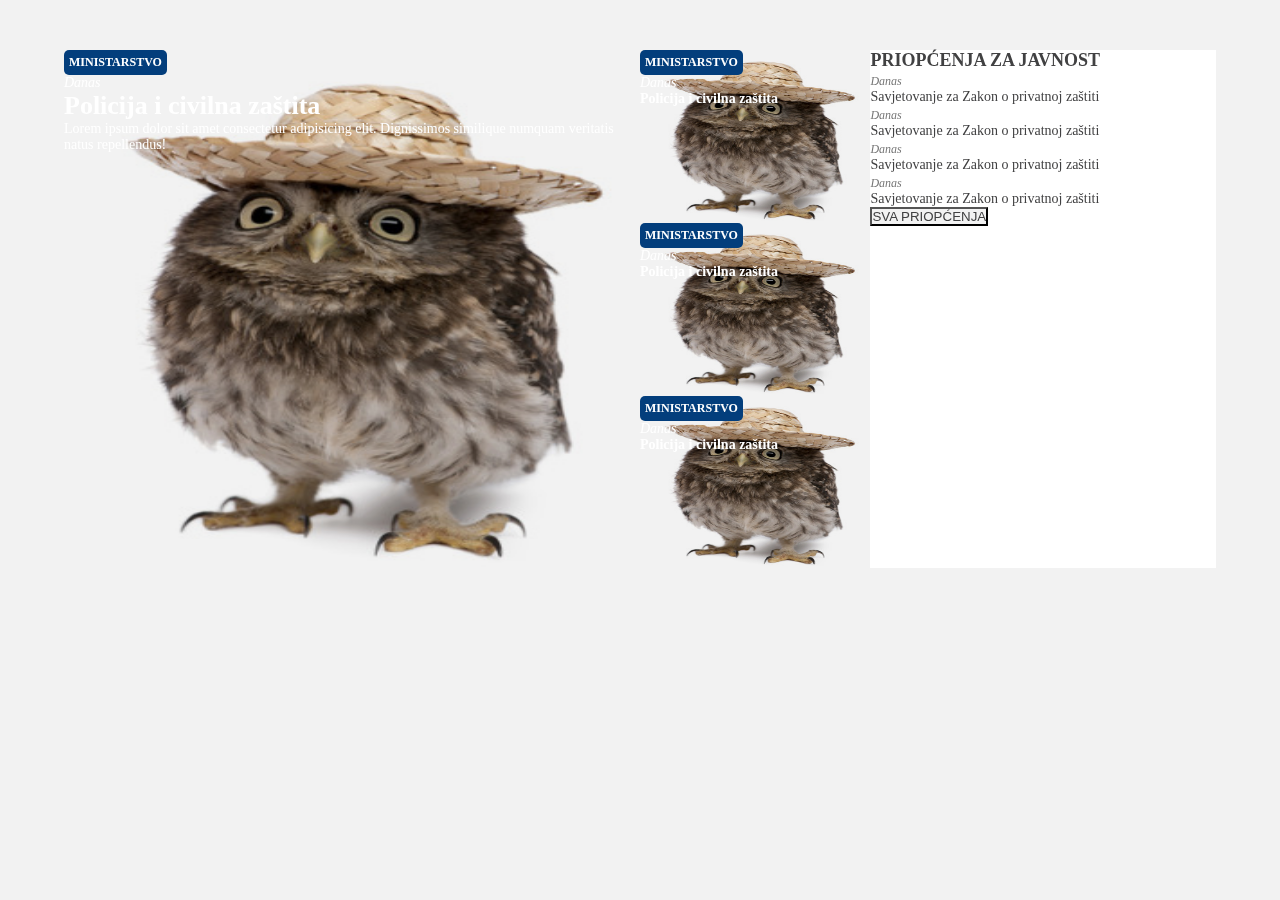
<file: index.html>
<!DOCTYPE html>
<html lang="en">
    <head>
        <meta charset="UTF-8" />
        <meta name="viewport" content="width=device-width, initial-scale=1.0" />
        <meta http-equiv="X-UA-Compatible" content="ie=edge" />
        <link rel="stylesheet" href="style.css">
        <title>MUP</title>
    </head>
    <body>
        <main>
        <section class="panel__wrapper">
            <article class="article__card--big">

                <img src="assets/wat.jpg" alt="" class="article__img" />

                <div class="article__text">
                    <span class="article__tag">MINISTARSTVO</span>
                    <i class="article__date">
                        Danas
                    </i>
                    <h1 class="article__title">
                        Policija i civilna zaštita
                    </h1>
                    <p class="article__description">
                        Lorem ipsum dolor sit amet consectetur adipisicing elit. Dignissimos
                        similique numquam veritatis natus repellendus!
                    </p>
                </div> 
            </article>

            <section class="article__card__wrapper">
                <article class="article__card">

                    <img src="assets/wat.jpg" alt="" class="article__img"/>

                    <div class="article__text">
                        <span class="article__tag">MINISTARSTVO</span>
                        <i class="article__date">
                            Danas
                        </i>
                        <h3 class="article__title">
                            Policija i civilna zaštita
                        </h3>
                    </div>
                </article>
                <article class="article__card">
                    
                    <img src="assets/wat.jpg" alt="" class="article__img" />
                    
                    <div class="article__text">
                        <span class="article__tag">MINISTARSTVO</span>
                        <i class="article__date">
                            Danas
                        </i>
                        <h3 class="article__title">
                            Policija i civilna zaštita
                        </h3>
                    </div>
                </article>
                <article class="article__card">
                    
                    <img src="assets/wat.jpg" alt="" class="article__img" />
                    
                    <div class="article__text">
                        <span class="article__tag">MINISTARSTVO</span>
                        <i class="article__date">
                            Danas
                        </i>
                        <h3 class="article__title">
                            Policija i civilna zaštita
                        </h3>
                    </div>
                </article>
            </section>

            <section class="press__wrapper">
                <h2 class="press__title">PRIOPĆENJA ZA JAVNOST</h2>
                <article class="press__card">
                    <i class="press__date">
                        Danas
                    </i>
                    <p class="press__item__title">
                        Savjetovanje za Zakon o privatnoj zaštiti
                    </p>
                </article>
                <article class="press__card">
                    <i class="press__date">
                        Danas
                    </i>
                    <p class="press__item__title">
                        Savjetovanje za Zakon o privatnoj zaštiti
                    </p>
                </article>
                <article class="press__card">
                    <i class="press__date">
                        Danas
                    </i>
                    <p class="press__item__title">
                        Savjetovanje za Zakon o privatnoj zaštiti
                    </p>
                </article>
                <article class="press__card">
                    <i class="press__date">
                        Danas
                    </i>
                    <p class="press__item__title">
                        Savjetovanje za Zakon o privatnoj zaštiti
                    </p>
                </article>
                <button class="press__load">
                    SVA PRIOPĆENJA
                </button>
            </section>
        </section>
        </main>
    </body>
</html>
</file>
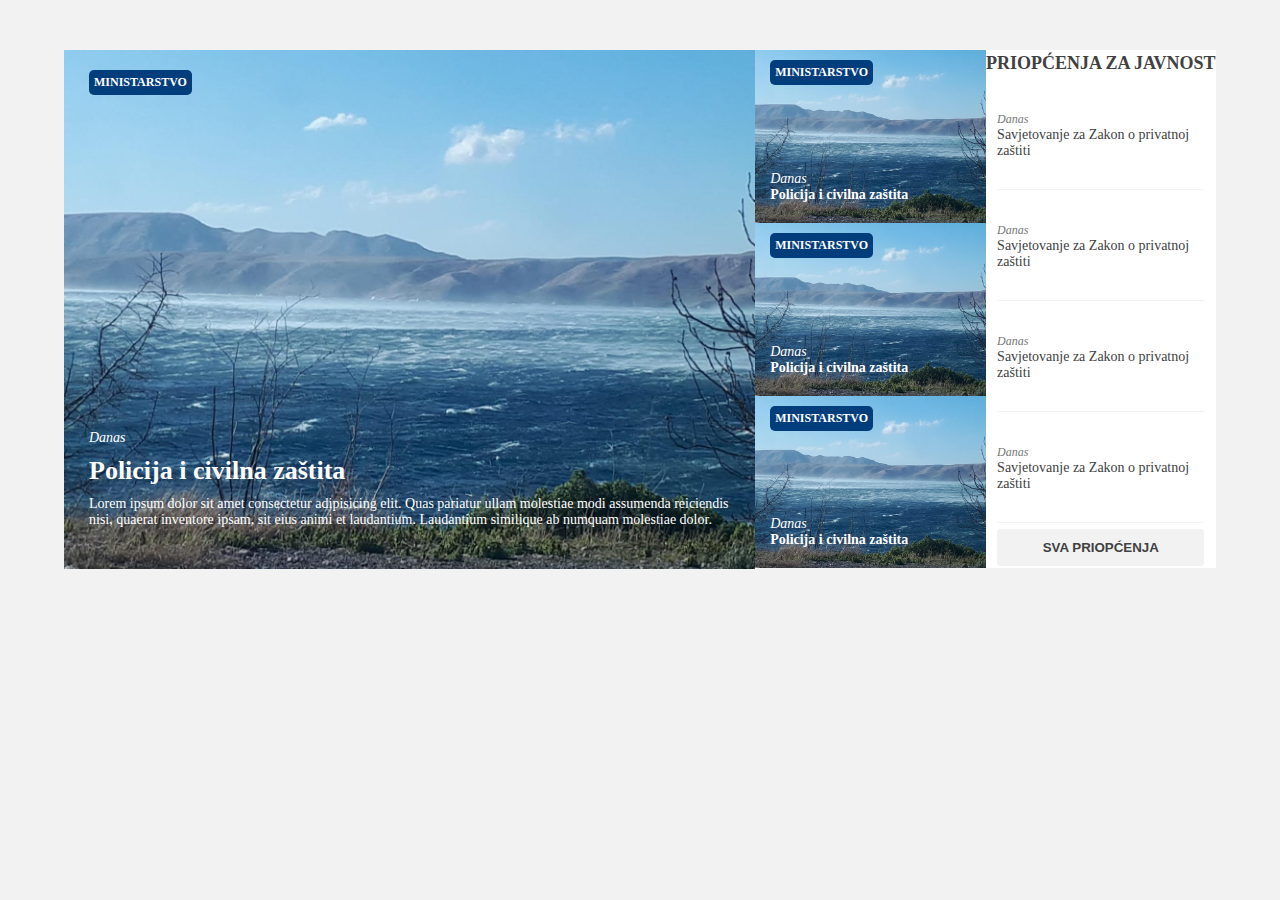
<file: index-flexbox.html>
<!DOCTYPE html>
<html lang="en">
    <head>
        <meta charset="UTF-8" />
        <meta name="viewport" content="width=device-width, initial-scale=1.0" />
        <meta http-equiv="X-UA-Compatible" content="ie=edge" />
        <link rel="stylesheet" href="style-flexbox.css">
        <title>MUP</title>
    </head>
    <body>
        <main>
        <section class="panel__wrapper">
            <article class="article__card--big">

                <img src="assets/mup_tmpimg.jpg" alt="" class="article__img" />

                <div class="article__text article__text--big">
                    <span class="article__tag">MINISTARSTVO</span>

                    <div class="article__text__content">
                        <i class="article__date">
                            Danas
                        </i>
                        <h1 class="article__title">
                            Policija i civilna zaštita
                        </h1>
                        <p class="article__description">
                            Lorem ipsum dolor sit amet consectetur adipisicing elit. Quas pariatur 
                            ullam molestiae modi assumenda reiciendis nisi, quaerat inventore ipsam, 
                            sit eius animi et laudantium. Laudantium similique ab numquam molestiae 
                            dolor.
                        </p>
                    </div>
                </div> 
            </article>

            <section class="article__card__wrapper">
                <article class="article__card">

                    <div class="article__img__wrapper">
                        <img src="assets/mup_tmpimg.jpg" alt="" class="article__img"/>
                    </div>

                    <div class="article__text">
                        <span class="article__tag">MINISTARSTVO</span>
                        <div class="article__text__content">
                            <i class="article__date">
                                Danas
                            </i>
                            <h3 class="article__title">
                                Policija i civilna zaštita
                            </h3>
                        </div>
                    </div>
                </article>
                <article class="article__card">
                    
                    <div class="article__img__wrapper">
                        <img src="assets/mup_tmpimg.jpg" alt="" class="article__img" />
                    </div>

                    <div class="article__text">
                        <span class="article__tag">MINISTARSTVO</span>
                        <div class="article__text__content">
                            <i class="article__date">
                                Danas
                            </i>
                            <h3 class="article__title">
                                Policija i civilna zaštita
                            </h3>
                        </div>
                    </div>
                </article>
                <article class="article__card">
                    
                    <div class="article__img__wrapper">
                        <img src="assets/mup_tmpimg.jpg" alt="" class="article__img" />
                    </div>
                    
                    <div class="article__text">
                        <span class="article__tag">MINISTARSTVO</span>
                        <div class="article__text__content">
                            <i class="article__date">
                                Danas
                            </i>
                            <h3 class="article__title">
                                Policija i civilna zaštita
                            </h3>
                        </div>
                    </div>
                </article>
            </section>

            <section class="press__wrapper">
                <h2 class="press__title">PRIOPĆENJA ZA JAVNOST</h2>
                <ul class="press__content">
                <li class="press__card">
                    <i class="press__date">
                        Danas
                    </i>
                    <p class="press__item__title">
                        Savjetovanje za Zakon o privatnoj zaštiti
                    </p>
                </li>
                <li class="press__card">
                    <i class="press__date">
                        Danas
                    </i>
                    <p class="press__item__title">
                        Savjetovanje za Zakon o privatnoj zaštiti
                    </p>
                </li>
                <li class="press__card">
                    <i class="press__date">
                        Danas
                    </i>
                    <p class="press__item__title">
                        Savjetovanje za Zakon o privatnoj zaštiti
                    </p>
                </li>
                <li class="press__card">
                    <i class="press__date">
                        Danas
                    </i>
                    <p class="press__item__title">
                        Savjetovanje za Zakon o privatnoj zaštiti
                    </p>
                </li>
            </ul>
                <button class="press__load">
                    SVA PRIOPĆENJA
                </button>
            </section>
        </section>
        </main>
    </body>
</html>
</file>
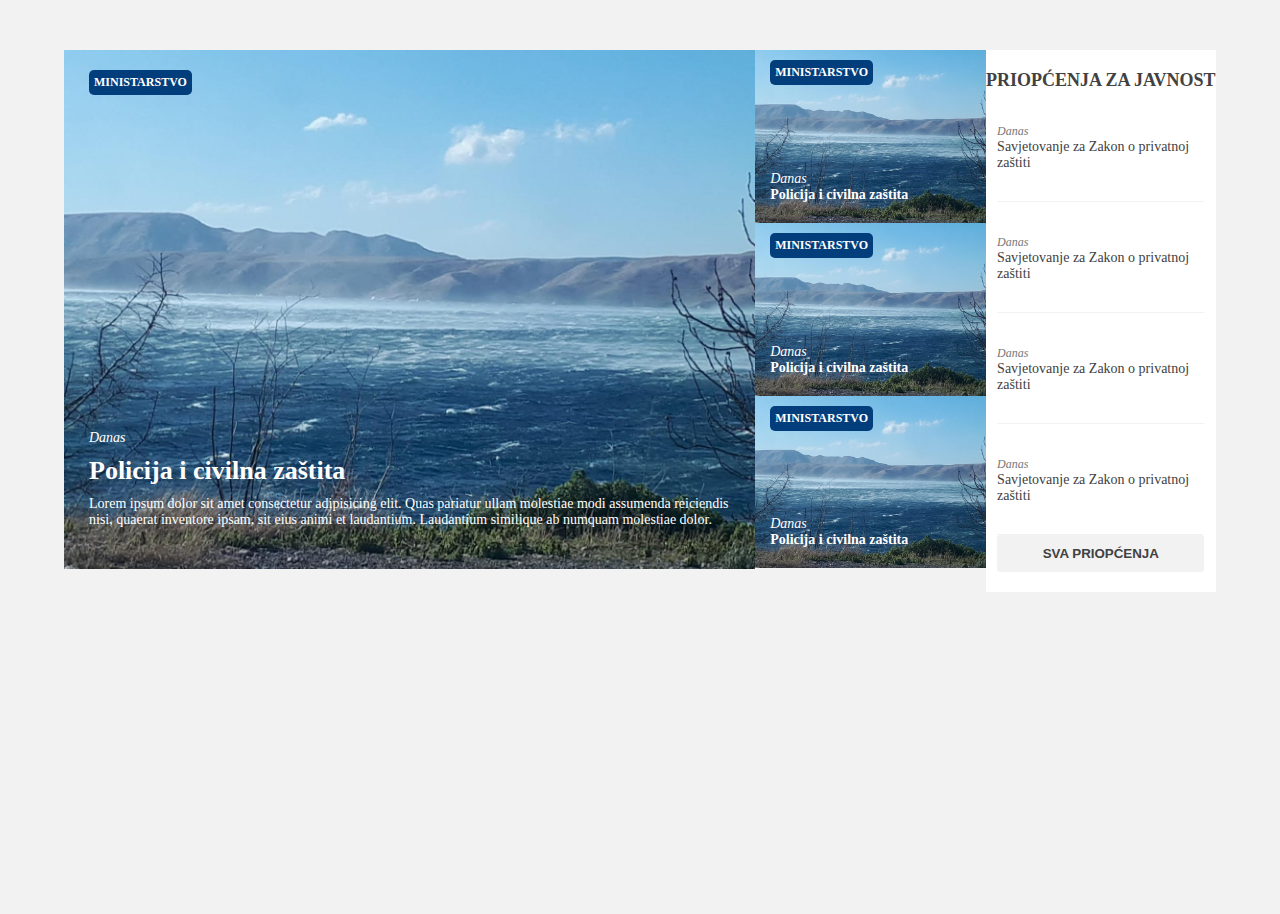
<file: index-float.html>
<!DOCTYPE html>
<html lang="en">
    <head>
        <meta charset="UTF-8" />
        <meta name="viewport" content="width=device-width, initial-scale=1.0" />
        <meta http-equiv="X-UA-Compatible" content="ie=edge" />
        <link rel="stylesheet" href="style-float.css">
        <title>MUP</title>
    </head>
    <body>
        <main>
        <section class="panel__wrapper">
            <article class="article__card--big">

                <img src="assets/mup_tmpimg.jpg" alt="" class="article__img" />

                <div class="article__text article__text--big">
                    <span class="article__tag">MINISTARSTVO</span>

                    <div class="article__text__content">
                        <i class="article__date">
                            Danas
                        </i>
                        <h1 class="article__title">
                            Policija i civilna zaštita
                        </h1>
                        <p class="article__description">
                            Lorem ipsum dolor sit amet consectetur adipisicing elit. Quas pariatur 
                            ullam molestiae modi assumenda reiciendis nisi, quaerat inventore ipsam, 
                            sit eius animi et laudantium. Laudantium similique ab numquam molestiae 
                            dolor.
                        </p>
                    </div>
                </div> 
            </article>

            <section class="article__card__wrapper">
                <article class="article__card">

                    <div class="article__img__wrapper">
                        <img src="assets/mup_tmpimg.jpg" alt="" class="article__img"/>
                    </div>

                    <div class="article__text">
                        <span class="article__tag">MINISTARSTVO</span>
                        <div class="article__text__content">
                            <i class="article__date">
                                Danas
                            </i>
                            <h3 class="article__title">
                                Policija i civilna zaštita
                            </h3>
                        </div>
                    </div>
                </article>
                <article class="article__card">
                    
                    <div class="article__img__wrapper">
                        <img src="assets/mup_tmpimg.jpg" alt="" class="article__img" />
                    </div>

                    <div class="article__text">
                        <span class="article__tag">MINISTARSTVO</span>
                        <div class="article__text__content">
                            <i class="article__date">
                                Danas
                            </i>
                            <h3 class="article__title">
                                Policija i civilna zaštita
                            </h3>
                        </div>
                    </div>
                </article>
                <article class="article__card">
                    
                    <div class="article__img__wrapper">
                        <img src="assets/mup_tmpimg.jpg" alt="" class="article__img" />
                    </div>
                    
                    <div class="article__text">
                        <span class="article__tag">MINISTARSTVO</span>
                        <div class="article__text__content">
                            <i class="article__date">
                                Danas
                            </i>
                            <h3 class="article__title">
                                Policija i civilna zaštita
                            </h3>
                        </div>
                    </div>
                </article>
            </section>

            <section class="press__wrapper">
                <h2 class="press__title">PRIOPĆENJA ZA JAVNOST</h2>
                <ul class="press__content">
                <li class="press__card">
                    <i class="press__date">
                        Danas
                    </i>
                    <p class="press__item__title">
                        Savjetovanje za Zakon o privatnoj zaštiti
                    </p>
                </li>
                <li class="press__card">
                    <i class="press__date">
                        Danas
                    </i>
                    <p class="press__item__title">
                        Savjetovanje za Zakon o privatnoj zaštiti
                    </p>
                </li>
                <li class="press__card">
                    <i class="press__date">
                        Danas
                    </i>
                    <p class="press__item__title">
                        Savjetovanje za Zakon o privatnoj zaštiti
                    </p>
                </li>
                <li class="press__card">
                    <i class="press__date">
                        Danas
                    </i>
                    <p class="press__item__title">
                        Savjetovanje za Zakon o privatnoj zaštiti
                    </p>
                </li>
            </ul>
                <button class="press__load">
                    SVA PRIOPĆENJA
                </button>
            </section>
        </section>
        </main>
    </body>
</html>
</file>
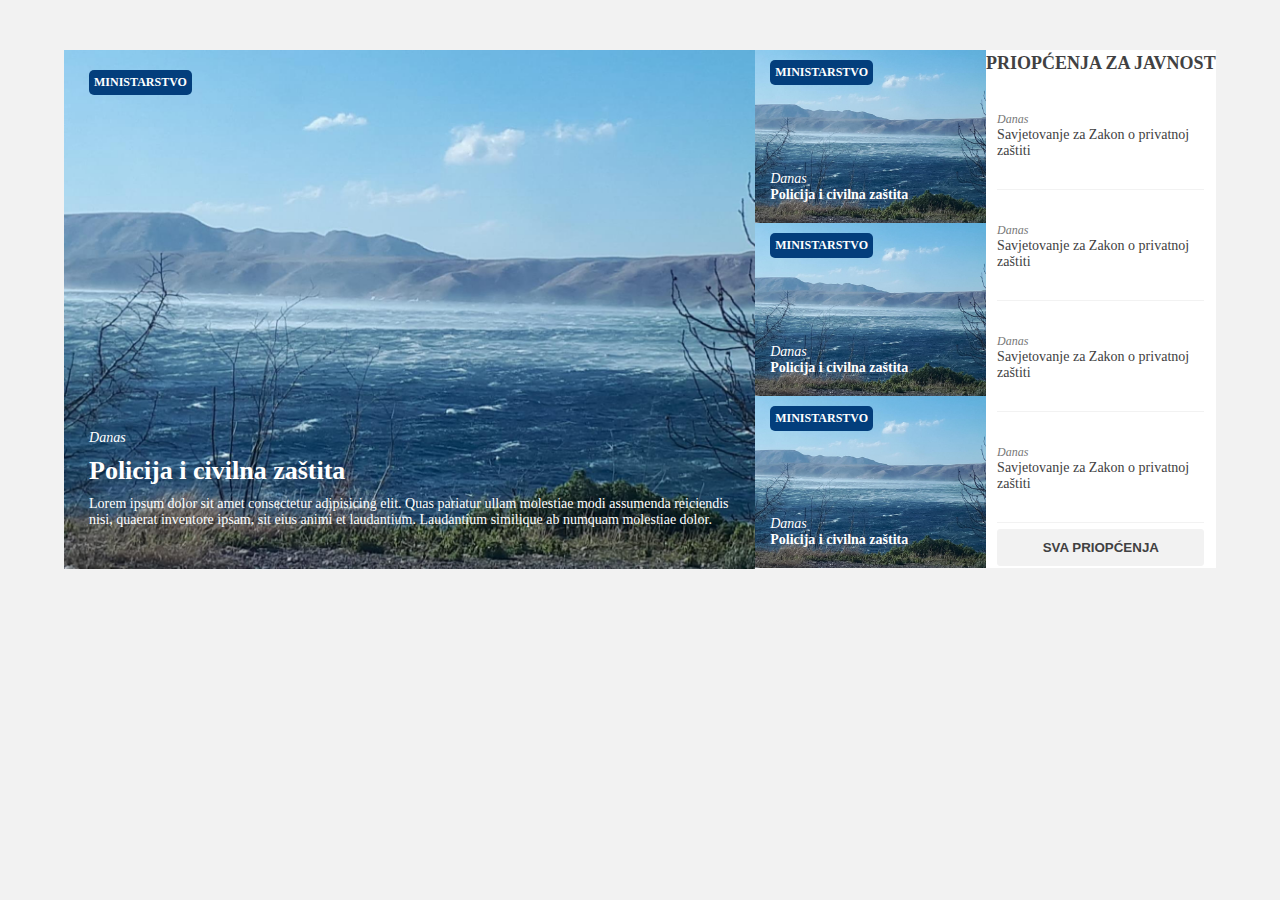
<file: index-grid.html>
<!DOCTYPE html>
<html lang="en">
    <head>
        <meta charset="UTF-8" />
        <meta name="viewport" content="width=device-width, initial-scale=1.0" />
        <meta http-equiv="X-UA-Compatible" content="ie=edge" />
        <link rel="stylesheet" href="style-grid.css">
        <title>MUP</title>
    </head>
    <body>
        <main>
        <section class="panel__wrapper">
            <article class="article__card--big">

                <img src="assets/mup_tmpimg.jpg" alt="" class="article__img" />

                <div class="article__text article__text--big">
                    <span class="article__tag">MINISTARSTVO</span>

                    <div class="article__text__content">
                        <i class="article__date">
                            Danas
                        </i>
                        <h1 class="article__title">
                            Policija i civilna zaštita
                        </h1>
                        <p class="article__description">
                            Lorem ipsum dolor sit amet consectetur adipisicing elit. Quas pariatur 
                            ullam molestiae modi assumenda reiciendis nisi, quaerat inventore ipsam, 
                            sit eius animi et laudantium. Laudantium similique ab numquam molestiae 
                            dolor.
                        </p>
                    </div>
                </div> 
            </article>

            <section class="article__card__wrapper">
                <article class="article__card">

                    <div class="article__img__wrapper">
                        <img src="assets/mup_tmpimg.jpg" alt="" class="article__img"/>
                    </div>

                    <div class="article__text">
                        <span class="article__tag">MINISTARSTVO</span>
                        <div class="article__text__content">
                            <i class="article__date">
                                Danas
                            </i>
                            <h3 class="article__title">
                                Policija i civilna zaštita
                            </h3>
                        </div>
                    </div>
                </article>
                <article class="article__card">
                    
                    <div class="article__img__wrapper">
                        <img src="assets/mup_tmpimg.jpg" alt="" class="article__img" />
                    </div>

                    <div class="article__text">
                        <span class="article__tag">MINISTARSTVO</span>
                        <div class="article__text__content">
                            <i class="article__date">
                                Danas
                            </i>
                            <h3 class="article__title">
                                Policija i civilna zaštita
                            </h3>
                        </div>
                    </div>
                </article>
                <article class="article__card">
                    
                    <div class="article__img__wrapper">
                        <img src="assets/mup_tmpimg.jpg" alt="" class="article__img" />
                    </div>
                    
                    <div class="article__text">
                        <span class="article__tag">MINISTARSTVO</span>
                        <div class="article__text__content">
                            <i class="article__date">
                                Danas
                            </i>
                            <h3 class="article__title">
                                Policija i civilna zaštita
                            </h3>
                        </div>
                    </div>
                </article>
            </section>

            <section class="press__wrapper">
                <h2 class="press__title">PRIOPĆENJA ZA JAVNOST</h2>
                <ul class="press__content">
                <li class="press__card">
                    <i class="press__date">
                        Danas
                    </i>
                    <p class="press__item__title">
                        Savjetovanje za Zakon o privatnoj zaštiti
                    </p>
                </li>
                <li class="press__card">
                    <i class="press__date">
                        Danas
                    </i>
                    <p class="press__item__title">
                        Savjetovanje za Zakon o privatnoj zaštiti
                    </p>
                </li>
                <li class="press__card">
                    <i class="press__date">
                        Danas
                    </i>
                    <p class="press__item__title">
                        Savjetovanje za Zakon o privatnoj zaštiti
                    </p>
                </li>
                <li class="press__card">
                    <i class="press__date">
                        Danas
                    </i>
                    <p class="press__item__title">
                        Savjetovanje za Zakon o privatnoj zaštiti
                    </p>
                </li>
            </ul>
                <button class="press__load">
                    SVA PRIOPĆENJA
                </button>
            </section>
        </section>
        </main>
    </body>
</html>
</file>
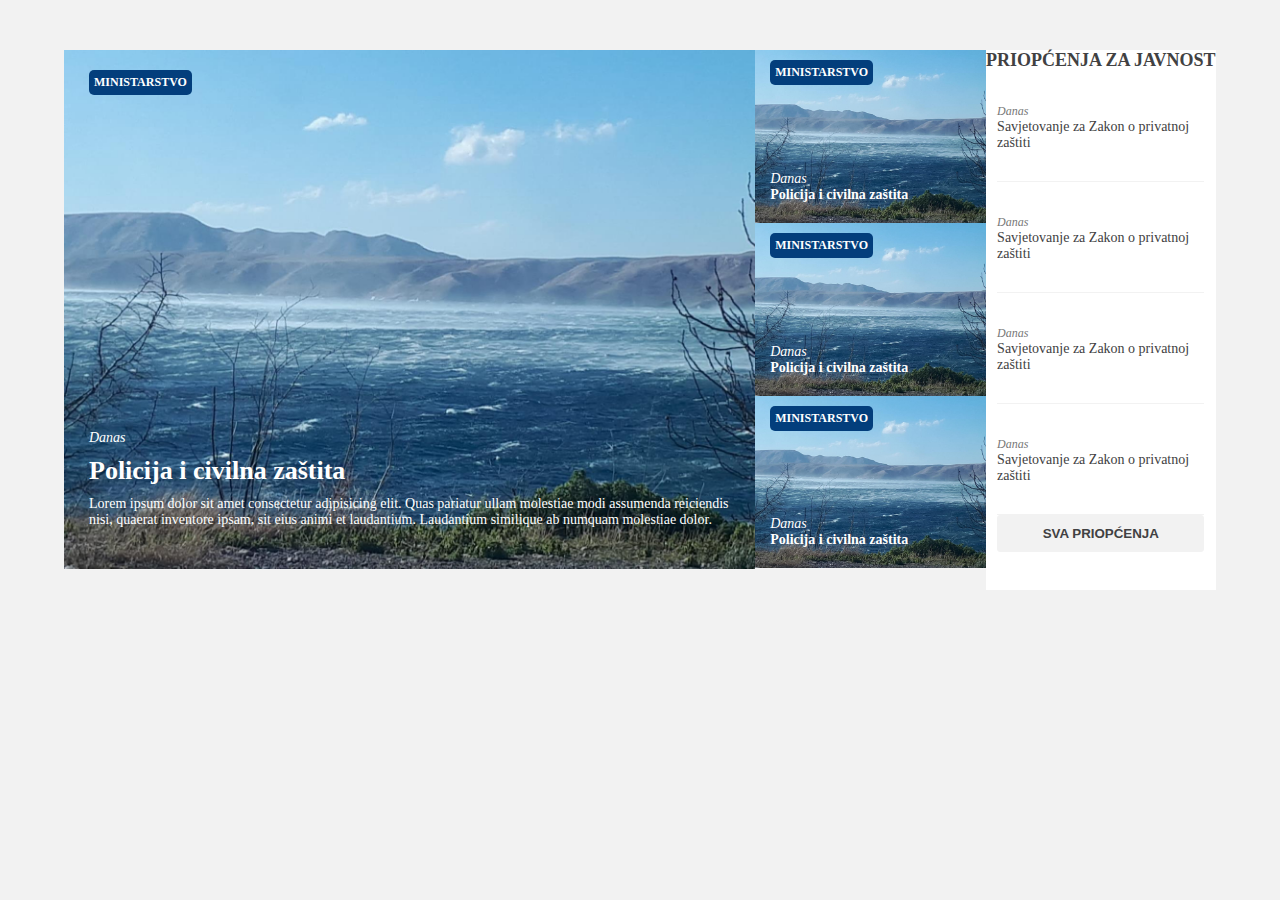
<file: index-table.html>
<!DOCTYPE html>
<html lang="en">
    <head>
        <meta charset="UTF-8" />
        <meta name="viewport" content="width=device-width, initial-scale=1.0" />
        <meta http-equiv="X-UA-Compatible" content="ie=edge" />
        <link rel="stylesheet" href="style-table.css">
        <title>MUP</title>
    </head>
    <body>
        <main>
        <table class="panel__wrapper">
            <td class="article__card--big">

                <img src="assets/mup_tmpimg.jpg" alt="" class="article__img" />

                <div class="article__text article__text--big">
                    <span class="article__tag">MINISTARSTVO</span>

                    <div class="article__text__content">
                        <i class="article__date">
                            Danas
                        </i>
                        <h1 class="article__title">
                            Policija i civilna zaštita
                        </h1>
                        <p class="article__description">
                            Lorem ipsum dolor sit amet consectetur adipisicing elit. Quas pariatur 
                            ullam molestiae modi assumenda reiciendis nisi, quaerat inventore ipsam, 
                            sit eius animi et laudantium. Laudantium similique ab numquam molestiae 
                            dolor.
                        </p>
                    </div>
                </div> 
            </td>

            <td class="article__card__wrapper">
                <article class="article__card">

                    <div class="article__img__wrapper">
                        <img src="assets/mup_tmpimg.jpg" alt="" class="article__img"/>
                    </div>

                    <div class="article__text">
                        <span class="article__tag">MINISTARSTVO</span>
                        <div class="article__text__content">
                            <i class="article__date">
                                Danas
                            </i>
                            <h3 class="article__title">
                                Policija i civilna zaštita
                            </h3>
                        </div>
                    </div>
                </article>
                <article class="article__card">
                    
                    <div class="article__img__wrapper">
                        <img src="assets/mup_tmpimg.jpg" alt="" class="article__img" />
                    </div>

                    <div class="article__text">
                        <span class="article__tag">MINISTARSTVO</span>
                        <div class="article__text__content">
                            <i class="article__date">
                                Danas
                            </i>
                            <h3 class="article__title">
                                Policija i civilna zaštita
                            </h3>
                        </div>
                    </div>
                </article>
                <article class="article__card">
                    
                    <div class="article__img__wrapper">
                        <img src="assets/mup_tmpimg.jpg" alt="" class="article__img" />
                    </div>
                    
                    <div class="article__text">
                        <span class="article__tag">MINISTARSTVO</span>
                        <div class="article__text__content">
                            <i class="article__date">
                                Danas
                            </i>
                            <h3 class="article__title">
                                Policija i civilna zaštita
                            </h3>
                        </div>
                    </div>
                </article>
            </td>

            <td class="press__wrapper">
                <h2 class="press__title">PRIOPĆENJA ZA JAVNOST</h2>
                <ul class="press__content">
                <li class="press__card">
                    <i class="press__date">
                        Danas
                    </i>
                    <p class="press__item__title">
                        Savjetovanje za Zakon o privatnoj zaštiti
                    </p>
                </li>
                <li class="press__card">
                    <i class="press__date">
                        Danas
                    </i>
                    <p class="press__item__title">
                        Savjetovanje za Zakon o privatnoj zaštiti
                    </p>
                </li>
                <li class="press__card">
                    <i class="press__date">
                        Danas
                    </i>
                    <p class="press__item__title">
                        Savjetovanje za Zakon o privatnoj zaštiti
                    </p>
                </li>
                <li class="press__card">
                    <i class="press__date">
                        Danas
                    </i>
                    <p class="press__item__title">
                        Savjetovanje za Zakon o privatnoj zaštiti
                    </p>
                </li>
            </ul>
                <button class="press__load">
                    SVA PRIOPĆENJA
                </button>
            </td>
        </table>
        </main>
    </body>
</html>
</file>
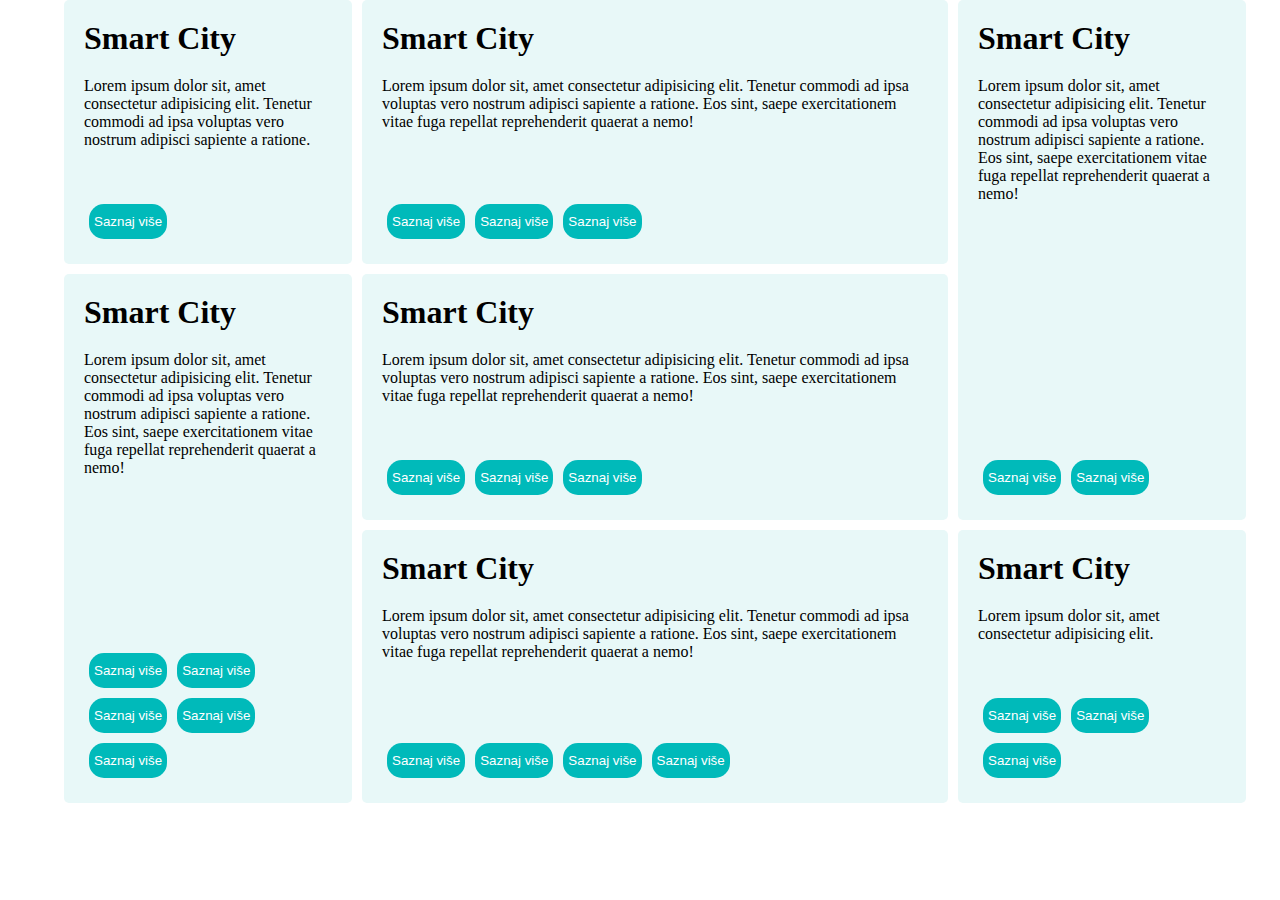
<file: split.html>
<!DOCTYPE html>
<html lang="en">
  <head>
    <meta charset="UTF-8" />
    <meta name="viewport" content="width=device-width, initial-scale=1.0" />
    <meta http-equiv="X-UA-Compatible" content="ie=edge" />
    <link rel="stylesheet" href="style-split.css" />
    <title>Split</title>
  </head>
  <body>
    <main>
      <section class="main__grid">
        <article class="main__article i__hurt__myself--today">
          <section class="article__content">
            <h1 class="article__title">
              Smart City
            </h1>
            <p class="article__text">
              Lorem ipsum dolor sit, amet consectetur adipisicing elit. Tenetur
              commodi ad ipsa voluptas vero nostrum adipisci sapiente a ratione.
            </p>
          </section>
          <section class="article__button__wrapper">
            <button class="article__button">Saznaj više</button>
          </section>
        </article>
        <article class="main__article main__article-wide">
          <section class="article__content">
            <h1 class="article__title">
              Smart City
            </h1>
            <p class="article__text">
              Lorem ipsum dolor sit, amet consectetur adipisicing elit. Tenetur
              commodi ad ipsa voluptas vero nostrum adipisci sapiente a ratione.
              Eos sint, saepe exercitationem vitae fuga repellat reprehenderit
              quaerat a nemo!
            </p>
          </section>
          <section class="article__button__wrapper">
            <button class="article__button">Saznaj više</button>
            <button class="article__button">Saznaj više</button>
            <button class="article__button">Saznaj više</button>
          </section>
        </article>
        <article class="main__article main__article-tall-right">
          <section class="article__content">
            <h1 class="article__title">
              Smart City
            </h1>
            <p class="article__text">
              Lorem ipsum dolor sit, amet consectetur adipisicing elit. Tenetur
              commodi ad ipsa voluptas vero nostrum adipisci sapiente a ratione.
              Eos sint, saepe exercitationem vitae fuga repellat reprehenderit
              quaerat a nemo!
            </p>
          </section>
          <section class="article__button__wrapper">
            <button class="article__button">Saznaj više</button>
            <button class="article__button">Saznaj više</button>
          </section>
        </article>
        <article class="main__article main__article-tall-left">
          <section class="article__content">
            <h1 class="article__title">
              Smart City
            </h1>
            <p class="article__text">
              Lorem ipsum dolor sit, amet consectetur adipisicing elit. Tenetur
              commodi ad ipsa voluptas vero nostrum adipisci sapiente a ratione.
              Eos sint, saepe exercitationem vitae fuga repellat reprehenderit
              quaerat a nemo!
            </p>
          </section>
          <section class="article__button__wrapper">
            <button class="article__button">Saznaj više</button>
            <button class="article__button">Saznaj više</button>
            <button class="article__button">Saznaj više</button>
            <button class="article__button">Saznaj više</button>
            <button class="article__button">Saznaj više</button>
          </section>
        </article>
        <article class="main__article main__article-wide">
          <section class="article__content">
            <h1 class="article__title">
              Smart City
            </h1>
            <p class="article__text">
              Lorem ipsum dolor sit, amet consectetur adipisicing elit. Tenetur
              commodi ad ipsa voluptas vero nostrum adipisci sapiente a ratione.
              Eos sint, saepe exercitationem vitae fuga repellat reprehenderit
              quaerat a nemo!
            </p>
          </section>
          <section class="article__button__wrapper">
            <button class="article__button">Saznaj više</button>
            <button class="article__button">Saznaj više</button>
            <button class="article__button">Saznaj više</button>
          </section>
        </article>
        <article class="main__article main__article-wide">
          <section class="article__content">
            <h1 class="article__title">
              Smart City
            </h1>
            <p class="article__text">
              Lorem ipsum dolor sit, amet consectetur adipisicing elit. Tenetur
              commodi ad ipsa voluptas vero nostrum adipisci sapiente a ratione.
              Eos sint, saepe exercitationem vitae fuga repellat reprehenderit
              quaerat a nemo!
            </p>
          </section>
          <section class="article__button__wrapper">
            <button class="article__button">Saznaj više</button>
            <button class="article__button">Saznaj više</button>
            <button class="article__button">Saznaj više</button>
            <button class="article__button">Saznaj više</button>
          </section>
        </article>
        <article class="main__article">
          <section class="article__content">
            <h1 class="article__title">
              Smart City
            </h1>
            <p class="article__text">
              Lorem ipsum dolor sit, amet consectetur adipisicing elit.
            </p>
          </section>
          <section class="article__button__wrapper">
            <button class="article__button">Saznaj više</button>
            <button class="article__button">Saznaj više</button>
            <button class="article__button">Saznaj više</button>
          </section>
        </article>
      </section>
    </main>
  </body>
</html>
</file>
<file: style.css>
*{
    margin: 0px;
    padding: 0px;
}
body{
    background-color: #F2F2F2;
}

h1{
    font-size: 26px;
    font-weight: 700;
}

h2{
    font-size: 18px;
    font-weight: 700;
}

h3{
    font-size: 14px;
    font-weight: 700;
}

.article__date{
    font-size: 14px;
}

.press__date{
    font-size: 12px;
    color: #777;
}

.press__item__title{
    font-size: 14px;
}

.article__description{
    font-size: 14px;
}

.article__tag{
    font-size: 12px;
    font-weight: 700;
    padding: 5px;
    background-color: #033E7C;
    border-radius: 5px;
    color: white;
}

.panel__wrapper{
    display: flex;
    width: 90%;
    margin: 50px;
    margin-left: auto;
    margin-right:auto;
    font-family: 'Open Sans';    
    color: white;
}

.article__card__wrapper{
    display: flex;
    flex-direction: column;
    width: 20%;
}

.article__card{
    position: relative;
    padding-top: 75%;
    width: 100%;
}

.article__card--big{
    position: relative;
    width: 50%;
}

.article__img{
    position: absolute;
    width: 100%;
    height: 100%;
    top: 0;
    right: 0;
    mix-blend-mode: multiply;
}

.article__text{
    display: flex;
    flex-direction: column;
    align-items: flex-start;
    position: absolute;
    top: 0;
    left: 0;
}

.press__wrapper{
    width: 30%;
    color: #414142;
    background-color: white;
}

.press__load{
    background-color: #F2F2F2;
    color: #414142;
}
</file>
<file: style-flexbox.css>
*{
    margin: 0px;
    padding: 0px;
}
body{
    background-color: #F2F2F2;
}

h1{
    font-size: 26px;
    font-weight: bold;
    margin: 10px 0;
}

h2{
    font-size: 18px;
    font-weight: bold;
}

h3{
    font-size: 14px;
    font-weight: bold;
}

.article__date{
    font-size: 14px;
}

.press__date{
    font-size: 12px;
    color: #777;
}

.press__item__title{
    font-size: 14px;
}

.article__description{
    font-size: 14px;
}

.article__tag{
    font-size: 12px;
    font-weight: 700;
    padding: 5px;
    background-color: #033E7C;
    border-radius: 5px;
    color: white;
}

.panel__wrapper{
    display: flex;
    width: 90%;
    margin: 50px;
    margin-left: auto;
    margin-right:auto;
    font-family: 'Open Sans';    
    color: white;
}

.article__card__wrapper{
    display: flex;
    flex-direction: column;
    width: 20%;
}

.article__card{
    position: relative;
    padding-top: 75%;
    width: 100%;
}

.article__card--big{
    position: relative;
    width: 60%;
}

.article__img{
    position: absolute;
    width: 100%;
    top: 0;
    right: 0;
}

.article__text{
    display: flex;
    align-items: flex-start;
    justify-content: space-between;
    flex-direction: column;
    position: absolute;
    top: 0;
    left: 0;
    height: calc(100% - 30px);
    margin: 10px 15px 20px 15px;
}

.article__text--big{
    height: calc(100% - 60px);
    margin: 20px 25px 40px 25px;
}

.press__wrapper{
    display: flex;
    flex-direction: column;
    align-items: center;
    justify-content: space-around;
    width: 20%;
    color: #414142;
    background-color: white;
}

.press__load{
    font-weight: 700;
    padding-top: 10px;
    padding-bottom: 10px;
    background-color: #F2F2F2;
    color: #414142;
    border-style: solid;
    border-color: #F2F2F2;
    border-width: 1px;
    width: 90%;
    border-radius: 3px;
}

.press__load:hover{
    background-color: white;
    border-color: #414142;
}

.press__load:focus{
    outline-color: #FFCB46;
}

.press__content{

    width: 90%;
    list-style: none;
}

.press__card{
    padding: 30px 0;
    border-bottom-color: #F2F2F2;
    border-bottom-style: solid;
    border-bottom-width: 1px;
}

@media screen and (max-width: 1024px){
    .panel__wrapper{
        flex-wrap: wrap;
    }

    .article__card--big{
        width: 75%;
    }

    .article__card__wrapper{
        width: 25%;
    }
    .press__wrapper{
        width: 100%;
        padding: 40px 0;
    }
    .press__content{
        width: 80%;
        list-style: none;
    }

    .press__title{
        width: 80%;
    }

    .press__load{
        width: 25%;
    }
}
@media screen and (max-width: 768px){
    .article__card--big{
        width: 100%;
    }
    .article__card__wrapper{
        width: 100%;
    }
    .panel__wrapper{
        width: 70%;
    }
    .article__card--big{
        padding-top: 75%;
    }
    .article__card__wrapper{
        width: 100;
    }
    .article__card{
        padding-top: 0;
        width: 100%;
        height: 120px;
        display: block;
        background-color: white;
        border-bottom-style: solid;
        border-bottom-width: 2px;
        border-bottom-color: #F2F2F2;
    }
    
    .article__img__wrapper{
        margin: 10px 0 0 5px;
        position: relative;
        width: 25%;
    }

    .article__card .article__text{
        margin-left: 150px;
        color: #414142
    }
}

@media screen and (max-width: 375px){
    .panel__wrapper{
        width: 100%;
        margin: 5px 0 20px 0;
    }
    .article__description{
        display: none;
    }
    .press__load{
        width: 60%;
    }
    .article__img__wrapper{
        margin: 10px 0 0 5px;
        position: relative;
        width: 35%;
    }
}
</file>
<file: style-float.css>
*{
    margin: 0px;
    padding: 0px;
}
body{
    background-color: #F2F2F2;
}

h1{
    font-size: 26px;
    font-weight: bold;
    margin: 10px 0;
}

h2{
    font-size: 18px;
    font-weight: bold;
}

h3{
    font-size: 14px;
    font-weight: bold;
}

.article__date{
    font-size: 14px;
}

.press__date{
    font-size: 12px;
    color: #777;
}

.press__item__title{
    font-size: 14px;
}

.article__description{
    font-size: 14px;
}

.article__tag{
    font-size: 12px;
    font-weight: 700;
    padding: 5px;
    background-color: #033E7C;
    border-radius: 5px;
    color: white;
}

.panel__wrapper{
    width: 90%;
    margin: 50px;
    margin-left: auto;
    margin-right:auto;
    font-family: 'Open Sans';    
    color: white;
}

.article__card__wrapper{
    float: left;
    width: 20%; 
    display: flex;
    flex-direction: column;
}

.article__card{
    position: relative;
    padding-top: 75%;
    width: 100%;
}

.article__card--big{
    float: left;
    width: 60%;
    padding-top: 75%;
    position: relative;
}

.article__img{
    position: absolute;
    width: 100%;
    top: 0;
    right: 0;
}

.article__text{
    display: flex;
    align-items: flex-start;
    justify-content: space-between;
    flex-direction: column;
    position: absolute;
    top: 0;
    left: 0;
    height: calc(100% - 30px);
    margin: 10px 15px 20px 15px;
}

.article__text--big{
    height: calc(60% - 60px);
    margin: 20px 25px 40px 25px;
}

.press__wrapper{
    display: flex;
    flex-direction: column;
    align-items: center;
    justify-content: space-around;
    float: left;
    padding: 20px 0;
    width: 20%; 
    color: #414142;
    background-color: white;
}

.press__load{
    font-weight: 700;
    padding-top: 10px;
    padding-bottom: 10px;
    background-color: #F2F2F2;
    color: #414142;
    border-style: solid;
    border-color: #F2F2F2;
    border-width: 1px;
    width: 90%;
    border-radius: 3px;
}

.press__load:hover{
    background-color: white;
    border-color: #414142;
}

.press__load:focus{
    outline-color: #FFCB46;
}

.press__content{

    width: 90%;
    list-style: none;
}

.press__card{
    padding: 30px 0;
    border-bottom-color: #F2F2F2;
    border-bottom-style: solid;
    border-bottom-width: 1px;
}

@media screen and (max-width: 1024px){
    .panel__wrapper{
        flex-wrap: wrap;
    }

    .article__card--big{
        width: 75%;
    }

    .article__card__wrapper{
        width: 25%;
    }
    .press__wrapper{
        width: 100%;
        padding: 40px 0;
        margin-top: -172px;
    }
    .press__content{
        width: 80%;
        list-style: none;
    }

    .press__title{
        width: 80%;
    }

    .press__load{
        width: 25%;
    }

    .article__text--big{
        height: calc(75% - 60px);
    }
}
@media screen and (max-width: 768px){
    .article__card--big{
        width: 100%;
    }
    .article__card__wrapper{
        width: 100%;
    }
    .panel__wrapper{
        width: 70%;
    }
    .article__card--big{
        padding-top: 75%;
    }
    .article__card__wrapper{
        width: 100;
    }
    .article__card{
        padding-top: 0;
        width: 100%;
        height: 120px;
        display: block;
        background-color: white;
        border-bottom-style: solid;
        border-bottom-width: 2px;
        border-bottom-color: #F2F2F2;
    }
    
    .article__img__wrapper{
        margin: 10px 0 0 5px;
        position: relative;
        width: 25%;
    }

    .article__card .article__text{
        margin-left: 150px;
        color: #414142
    }

    .article__text--big{
        height: calc(100% - 60px);
    }
}

@media screen and (max-width: 375px){
    .panel__wrapper{
        width: 100%;
        margin: 5px 0 20px 0;
    }
    .article__description{
        display: none;
    }
    .press__load{
        width: 60%;
    }
    .article__img__wrapper{
        margin: 10px 0 0 5px;
        position: relative;
        width: 35%;
    }
}
</file>
<file: style-grid.css>
*{
    margin: 0px;
    padding: 0px;
}
body{
    background-color: #F2F2F2;
}

h1{
    font-size: 26px;
    font-weight: bold;
    margin: 10px 0;
}

h2{
    font-size: 18px;
    font-weight: bold;
}

h3{
    font-size: 14px;
    font-weight: bold;
}

.article__date{
    font-size: 14px;
}

.press__date{
    font-size: 12px;
    color: #777;
}

.press__item__title{
    font-size: 14px;
}

.article__description{
    font-size: 14px;
}

.article__tag{
    font-size: 12px;
    font-weight: 700;
    padding: 5px;
    background-color: #033E7C;
    border-radius: 5px;
    color: white;
}

.panel__wrapper{
    display: grid;
    grid-template-columns: 60% 20% 20%;
    justify-content: center;
    width: 90%;
    margin: 50px;
    margin-left: auto;
    margin-right:auto;
    font-family: 'Open Sans';    
    color: white;
}

.article__card__wrapper{
    display: grid;
}

.article__card{
    position: relative;
    padding-top: 75%;
    width: 100%;
}

.article__card--big{
    position: relative;
}

.article__img{
    position: absolute;
    width: 100%;
    top: 0;
    right: 0;
}

.article__text{
    display: flex;
    align-items: flex-start;
    justify-content: space-between;
    flex-direction: column;
    position: absolute;
    top: 0;
    left: 0;
    height: calc(100% - 30px);
    margin: 10px 15px 20px 15px;
}

.article__text--big{
    height: calc(100% - 60px);
    margin: 20px 25px 40px 25px;
}

.press__wrapper{
    display: flex;
    flex-direction: column;
    align-items: center;
    justify-content: space-around;
    color: #414142;
    background-color: white;
}

.press__load{
    font-weight: 700;
    padding-top: 10px;
    padding-bottom: 10px;
    background-color: #F2F2F2;
    color: #414142;
    border-style: solid;
    border-color: #F2F2F2;
    border-width: 1px;
    width: 90%;
    border-radius: 3px;
}

.press__load:hover{
    background-color: white;
    border-color: #414142;
}

.press__load:focus{
    outline-color: #FFCB46;
}

.press__content{

    width: 90%;
    list-style: none;
}

.press__card{
    padding: 30px 0;
    border-bottom-color: #F2F2F2;
    border-bottom-style: solid;
    border-bottom-width: 1px;
}

@media screen and (max-width: 1024px){
    .panel__wrapper{
        grid-template-columns: 75% 25%;
    }

    .press__wrapper{
        padding: 40px 0;
        grid-column-start: 1;
        grid-column-end: 3;
    }
    .press__content{
        width: 80%;
        list-style: none;
    }

    .press__title{
        width: 80%;
    }

    .press__load{
        width: 25%;
    }
}
@media screen and (max-width: 768px){
    .article__card--big{
        width: 100%;
    }
    .article__card__wrapper{
        width: 100%;
    }
    .panel__wrapper{
        width: 70%;
        grid-template-columns: 100%;
    }

    .press__wrapper{
        padding: 40px 0;
        grid-column-start: initial;
        grid-column-end: initial;
    }

    .article__card--big{
        padding-top: 75%;
    }
    .article__card__wrapper{
        width: 100;
    }
    .article__card{
        padding-top: 0;
        width: 100%;
        height: 120px;
        display: block;
        background-color: white;
        border-bottom-style: solid;
        border-bottom-width: 2px;
        border-bottom-color: #F2F2F2;
    }
    
    .article__img__wrapper{
        margin: 10px 0 0 5px;
        position: relative;
        width: 25%;
    }

    .article__card .article__text{
        margin-left: 150px;
        color: #414142
    }
}

@media screen and (max-width: 375px){
    .panel__wrapper{
        width: 100%;
        margin: 5px 0 20px 0;
    }
    .article__description{
        display: none;
    }
    .press__load{
        width: 60%;
    }
    .article__img__wrapper{
        margin: 10px 0 0 5px;
        position: relative;
        width: 35%;
    }
}
</file>
<file: style-table.css>
*{
    margin: 0px;
    padding: 0px;
}
body{
    background-color: #F2F2F2;
}

h1{
    font-size: 26px;
    font-weight: bold;
    margin: 10px 0;
}

h2{
    font-size: 18px;
    font-weight: bold;
}

h3{
    font-size: 14px;
    font-weight: bold;
}

.article__date{
    font-size: 14px;
}

.press__date{
    font-size: 12px;
    color: #777;
}

.press__item__title{
    font-size: 14px;
}

.article__description{
    font-size: 14px;
}

.article__tag{
    font-size: 12px;
    font-weight: 700;
    padding: 5px;
    background-color: #033E7C;
    border-radius: 5px;
    color: white;
}

.panel__wrapper{
    display: table;
    width: 90%;
    margin: 50px;
    margin-left: auto;
    margin-right:auto;
    font-family: 'Open Sans';    
    color: white;
    border-collapse: separate;
    border-collapse: collapse;
}

.article__card{
    position: relative;
    padding-top: 75%;
    width: 100%;
}

.article__card--big{
    display: table-cell;
    position: relative;
    width: 60%;
}

.press__wrapper{
    position: absolute;
    width: 18%;
    color: #414142;
    background-color: white;
    text-align: center;
    height: 80%;
}

.article__card__wrapper{
    display: table-cell;
    width: 20%;
}

.article__img{
    position: absolute;
    width: 100%;
    top: 0;
    right: 0;
}

.article__text{
    display: flex;
    align-items: flex-start;
    justify-content: space-between;
    flex-direction: column;
    position: absolute;
    top: 0;
    left: 0;
    height: calc(100% - 30px);
    margin: 10px 15px 20px 15px;
}

.article__text--big{
    height: calc(100% - 60px);
    margin: 20px 25px 40px 25px;
}

.press__load{
    font-weight: 700;
    padding-top: 10px;
    padding-bottom: 10px;
    background-color: #F2F2F2;
    color: #414142;
    border-style: solid;
    border-color: #F2F2F2;
    border-width: 1px;
    width: 90%;
    border-radius: 3px;
    margin-bottom: 38px;
}

.press__load:hover{
    background-color: white;
    border-color: #414142;
}

.press__load:focus{
    outline-color: #FFCB46;
}

.press__content{
    margin: auto;
    width: 90%;
    list-style: none;
    text-align: left;
}

.press__card{
    padding: 30px 0;
    border-bottom-color: #F2F2F2;
    border-bottom-style: solid;
    border-bottom-width: 1px;
}

@media screen and (max-width: 1440px){
    .press__wrapper{
        height: initial;
    }
}

@media screen and (max-width: 1024px){
    .article__card--big{
        width: 75%;
    }

    .article__card__wrapper{
        width: 25%;
    }
    .press__wrapper{
        width: 90%;
        padding: 40px 0;
        left: 5%;
        top: 41.5%;
    }
    .press__content{
        width: 80%;
        list-style: none;
    }

    .press__title{
        width: 100%;
    }

    .press__load{
        width: 25%;
    }
}
@media screen and (max-width: 768px){
    .article__card--big{
        width: 100%;
    }
    .article__card__wrapper{
        width: 100%;
    }
    .panel__wrapper{
        width: 70%;
    }
    .article__card--big{
        padding-top: 75%;
        display: inline-block;
    }
    .article__card__wrapper{
        width: 100%;
        display: inline-block;
    }

    .article__card{
        padding-top: 0;
        width: 100%;
        height: 120px;
        display: block;
        background-color: white;
        border-bottom-style: solid;
        border-bottom-width: 2px;
        border-bottom-color: #F2F2F2;
    }
    
    .article__img__wrapper{
        margin: 10px 0 0 5px;
        position: relative;
        width: 25%;
    }

    .article__card .article__text{
        margin-left: 150px;
        color: #414142
    }
    
    .press__wrapper{
        position: relative;
        display: block;
        width: 100%;
        left: initial;
    }

    .article__img{
        top: 10px;
    }
    .article__text--big{
        height: calc(100% - 50px);
    }
}

@media screen and (max-width: 375px){
    .panel__wrapper{
        width: 100%;
        margin: 5px 0 20px 0;
    }
    .article__description{
        display: none;
    }
    .press__load{
        width: 60%;
    }
    .article__img__wrapper{
        margin: 10px 0 0 5px;
        position: relative;
        width: 35%;
    }
}
</file>
<file: style-split.css>
*{
    margin: 0;
    padding: 0;
}

.main__article{
    background-color: #e8f8f8;
    border-radius: 5px;
    padding: 20px 20px;
    display: flex;
    flex-direction: column;
    justify-content: space-between;
}

.main__grid{
    display: grid;
    grid-template-columns: 25% 25% 25% 25%;
    grid-gap: 10px;
    width: 90%;
    margin: auto;
}

.article__button__wrapper{
    display: flex;
    flex-wrap: wrap;
}

.article__button{
    background-color: #00baba;
    border-style: none;
    color: white;
    padding: 10px 5px;
    border-radius: 15px;
    margin: 5px;
}

.main__article-wide{
    grid-column-start: 2;
    grid-column-end: 4;
}

.main__article-tall-right{
    grid-row-start: 1;
    grid-row-end: 3;
    grid-column-start: 4;
}

.main__article-tall-left{
    grid-row-start: 2;
    grid-row-end: 4;
}

.article__text{
    margin-bottom: 50px;
}

.article__title{
    margin-bottom: 20px;
}

@media screen and (max-width: 768px){
    .main__grid{
        grid-template-columns: 50% 50%;
    }

    .main__article{
        grid-column-start: initial;
        grid-column-end: initial;
        grid-row-start: initial;
        grid-row-end: initial;
    }

    .main__article-wide{
        grid-column-start: initial;
        grid-column-end: initial;
        grid-row-start: initial;
        grid-row-end: initial;
    }

    .main__article-tall-left{
        grid-column-start: initial;
        grid-column-end: initial;
        grid-row-start: initial;
        grid-row-end: initial;
    }

    .main__article-tall-right{
        grid-column-start: initial;
        grid-column-end: initial;
        grid-row-start: initial;
        grid-row-end: initial;
    }
    
    .i__hurt__myself--today{
        grid-column-start: 1;
        grid-column-end: 3;
    }
}

@media screen and (max-width: 375px){
    .main__grid{
        grid-template-columns: 100%;
    }

    .i__hurt__myself--today{
        grid-column-start: initial;
        grid-column-end: initial;
    }
}
</file>
